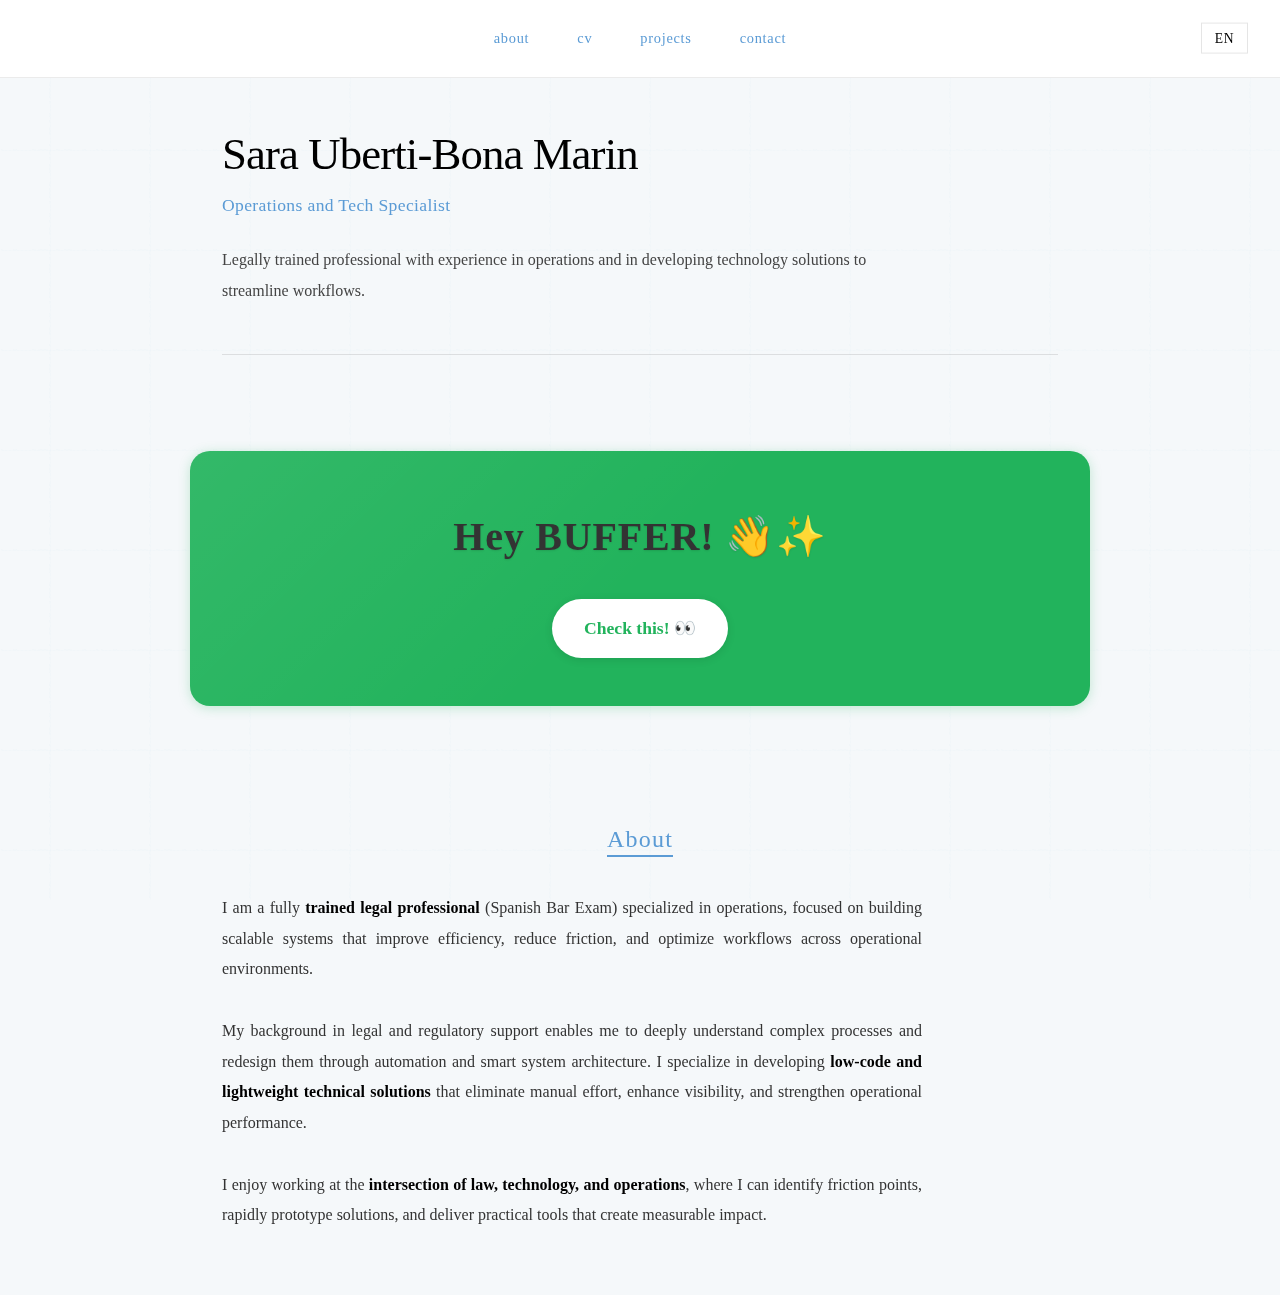
<file: index.html>
<!DOCTYPE html>
<html lang="en">
<head>
  <meta charset="UTF-8" />
  <meta name="viewport" content="width=device-width, initial-scale=1.0" />
  <title>Sara Uberti-Bona Marin – Operations and Tech Specialist</title>
  <link rel="stylesheet" href="style.css" />
</head>
<body>
  <nav class="main-nav">
    <ul>
      <li><a href="#about" class="nav-link" data-section="about">about</a></li>
      <li><a href="#cv" class="nav-link" data-section="cv">cv</a></li>
      <li><a href="#projects" class="nav-link" data-section="projects">projects</a></li>
      <li><a href="#contact" class="nav-link" data-section="contact">contact</a></li>
    </ul>
    <button class="language-toggle" id="languageToggle">EN</button>
  </nav>
  <main class="container">
    <header class="hero">
      <h1>Sara Uberti-Bona Marin</h1>
      <p class="subtitle" data-en="Operations and Tech Specialist" data-es="Especialista en Legal Operations y Legal Tech">Operations and Tech Specialist</p>
      <p class="summary" data-en="Legally trained professional with experience in operations and in developing technology solutions to streamline workflows." data-es="Profesional del derecho con experiencia en legal operations y en el desarrollo de soluciones legal tech orientadas a la automatización y optimización de procesos.">
        Legally trained professional with experience in operations and in developing technology solutions to streamline workflows.
      </p>
    </header>

    <section class="buffer-banner">
      <p class="buffer-banner-text">Hey BUFFER! 👋✨</p>
      <a href="buffer.html" target="_blank" rel="noopener noreferrer" class="buffer-cta-button" id="bufferPageLink">Check this! 👀</a>
    </section>

    <section id="about">
      <h2 data-en="About" data-es="Perfil">About</h2>
      <p data-en="I am a fully <strong>trained legal professional</strong> (Spanish Bar Exam) specialized in operations, focused on building scalable systems that improve efficiency, reduce friction, and optimize workflows across operational environments." data-es="Soy una profesional del derecho (con el examen estatal), con experiencia en legal operations, gestión del ciclo de vida contractual y soporte regulatorio, y una clara mentalidad builder enfocada en la automatización y la mejora continua de sistemas.">
        I am a fully <strong>trained legal professional</strong> (Spanish Bar Exam) specialized in operations, focused on building scalable systems that improve efficiency, reduce friction, and optimize workflows across operational environments.
      </p>
      <p data-en="My background in legal and regulatory support enables me to deeply understand complex processes and redesign them through automation and smart system architecture. I specialize in developing <strong>low-code and lightweight technical solutions</strong> that eliminate manual effort, enhance visibility, and strengthen operational performance." data-es="Combino el conocimiento jurídico con el diseño y desarrollo de soluciones low-code y herramientas técnicas ligeras que permiten simplificar flujos de trabajo, reducir tareas manuales y mejorar la eficiencia operativa del área legal. He desarrollado herramientas internas, automatizaciones y extensiones que se integran con plataformas como Jira y DocuSign, potenciando los sistemas existentes sin necesidad de sustituirlos.">
        My background in legal and regulatory support enables me to deeply understand complex processes and redesign them through automation and smart system architecture. I specialize in developing <strong>low-code and lightweight technical solutions</strong> that eliminate manual effort, enhance visibility, and strengthen operational performance.
      </p>
      <p data-en="I enjoy working at the <strong>intersection of law, technology, and operations</strong>, where I can identify friction points, rapidly prototype solutions, and deliver practical tools that create measurable impact." data-es="Me motiva trabajar en la intersección entre derecho, tecnología y operaciones, donde identifico ineficiencias, prototipo soluciones de forma ágil y construyo herramientas prácticas que generan impacto real y escalable en el día a día de los equipos.">
        I enjoy working at the <strong>intersection of law, technology, and operations</strong>, where I can identify friction points, rapidly prototype solutions, and deliver practical tools that create measurable impact.
      </p>
    </section>

    <section id="cv" class="section-hidden">
      <div class="cv-header">
        <h2 data-en="CV" data-es="CV">CV</h2>
        <button class="download-cv-button" id="downloadCV">Download CV</button>
      </div>
      <nav class="cv-index">
        <ul>
          <li><a href="#basics" class="cv-nav-link" data-en="Basics" data-es="Datos básicos">Basics</a></li>
          <li><a href="#work-experience" class="cv-nav-link" data-en="Work experience" data-es="Experiencia laboral">Work experience</a></li>
          <li><a href="#education" class="cv-nav-link" data-en="Education" data-es="Educación">Education</a></li>
          <li><a href="#skills" class="cv-nav-link" data-en="Skills" data-es="Habilidades">Skills</a></li>
          <li><a href="#languages" class="cv-nav-link" data-en="Languages" data-es="Idiomas">Languages</a></li>
        </ul>
      </nav>
      <div class="cv-content">
        <div id="basics" class="cv-card">
          <h3 data-en="Basics" data-es="Datos básicos" class="basics-title">Basics</h3>
          <div class="basics-content">
            <div class="basics-row">
              <span class="basics-label" data-en="Name:" data-es="Nombre:">Name:</span>
              <span class="basics-value" data-en="Sara (She/her)" data-es="Sara (ella/she/her)">Sara (She/her)</span>
            </div>
            <div class="basics-row">
              <span class="basics-label" data-en="Title:" data-es="Título:">Title:</span>
              <span class="basics-value" data-en="Operations Specialist • Legal OPS • Legal Engineer" data-es="Legal Operations • Paralegal • Legal Engineer">Operations Specialist • Legal OPS • Legal Engineer</span>
            </div>
            <div class="basics-row">
              <span class="basics-label" data-en="Studies:" data-es="Formación:">Studies:</span>
              <span class="basics-value" data-en="Double Major European and Spanish Law with a Masters in law and the Spanish Bar Exam" data-es="Doble Grado en Derecho Español y Derecho Europeo, Máster en Derecho y Contratación Pública y Examen de Acceso a la Abogacía (España)">Double Major European and Spanish Law with a Masters in law and the Spanish Bar Exam</span>
            </div>
            <div class="basics-row">
              <span class="basics-label" data-en="Profile:" data-es="Perfil:">Profile:</span>
              <span class="basics-value" data-en="Creative, solution-oriented legal professional with a builder mindset. Experienced in operations, legal tech, and automation <strong>(see selected <a href='#projects' class='nav-link' data-section='projects'>projects</a> for hands-on examples)</strong>." data-es="Profesional del derecho creativa y orientada a soluciones, con mentalidad builder. Experiencia en legal operations, legal tech y automatización de procesos <strong>(ver <a href='#projects' class='nav-link' data-section='projects'>proyectos seleccionados</a> para ejemplos prácticos)</strong>.">Creative, solution-oriented legal professional with a builder mindset. Experienced in operations, legal tech, and automation <strong>(see selected <a href="#projects" class="nav-link" data-section="projects">projects</a> for hands-on examples)</strong>.</span>
            </div>
          </div>
        </div>
        <div id="work-experience" class="cv-card">
          <h3 data-en="Work experience" data-es="Experiencia profesional">Work experience</h3>
          <div>
            <div class="work-experience-entry">
              <p data-en="<strong>Paralegal/Legal Ops</strong><br>Fever. Mar 2025-Now. Madrid, Spain." data-es="<strong>Paralegal / Legal Operations</strong><br>Fever · mar 2025 – actualidad · Madrid, España"><strong>Paralegal/Legal Ops</strong><br>Fever. Mar 2025-Now. Madrid, Spain.</p>
              <ul data-en="<li>Corporate legal support and entity management assistance</li><li>Daily contract triage and first-line legal review (approval vs. escalation)</li><li>Centralized storage and maintenance of legal documents and templates</li><li>Monitoring and tracking of consumer claims and legal notifications</li><li>Legal invoice tracking and coordination with finance</li><li>Legal tech administration (DocuSign, Jira, internal tools)</li><li>Design and implementation of legal process automations to improve system performance and efficiency</li>" data-es="<li>Soporte jurídico corporativo y asistencia en la gestión de entidades</li><li>Revisión diaria de contratos y triaje legal de primera línea (aprobación vs. escalado)</li><li>Centralización, mantenimiento y estandarización de documentación y plantillas legales</li><li>Seguimiento y control de reclamaciones de consumidores y notificaciones legales</li><li>Gestión y seguimiento de facturación legal en coordinación con el equipo financiero</li><li>Administración de herramientas legal tech (DocuSign, Jira y herramientas internas)</li><li>Diseño e implementación de automatizaciones de procesos legales para mejorar el rendimiento del sistema y la eficiencia operativa</li>">
                <li>Corporate legal support and entity management assistance</li>
                <li>Daily contract triage and first-line legal review (approval vs. escalation)</li>
                <li>Centralized storage and maintenance of legal documents and templates</li>
                <li>Monitoring and tracking of consumer claims and legal notifications</li>
                <li>Legal invoice tracking and coordination with finance</li>
                <li>Legal tech administration (DocuSign, Jira, internal tools)</li>
                <li>Design and implementation of legal process automations to improve system performance and efficiency</li>
              </ul>
            </div>
            <div class="work-experience-entry">
              <p data-en="<strong>Paralegal</strong><br>Despacho Villalobos. Nov 2023-Jun 2024. Granada, Spain." data-es="<strong>Paralegal</strong><br>Despacho Villalobos · nov 2023 – jun 2024 · Granada, España"><strong>Paralegal</strong><br>Despacho Villalobos. Nov 2023-Jun 2024. Granada, Spain.</p>
              <ul data-en="<li>Preparation of briefs and legal documents on real estate, urban planning and estate administration matters.</li><li>Filing of pleadings and follow-up of cases with Clients.</li><li>Preparation and filing of statutory taxes and mandatory Registry documents.</li>" data-es="<li>Preparación de escritos y documentación legal en materias de derecho inmobiliario, urbanismo y administración de herencias</li><li>Presentación de escritos procesales y seguimiento de procedimientos con clientes</li><li>Preparación y presentación de impuestos legales y documentación obligatoria ante registros públicos</li>">
                <li>Preparation of briefs and legal documents on real estate, urban planning and estate administration matters.</li>
                <li>Filing of pleadings and follow-up of cases with Clients.</li>
                <li>Preparation and filing of statutory taxes and mandatory Registry documents.</li>
              </ul>
            </div>
            <div class="work-experience-entry">
              <p data-en="<strong>Legal Clinic (Paralegal)</strong><br>Universidad Autónoma de Madrid. Mar 2021 - Jun 2023. Madrid, Spain." data-es="<strong>Clínica Jurídica (Paralegal)</strong><br>Universidad Autónoma de Madrid · mar 2021 – jun 2023 · Madrid, España"><strong>Legal Clinic (Paralegal)</strong><br>Universidad Autónoma de Madrid. Mar 2021 - Jun 2023. Madrid, Spain.</p>
              <ul data-en="<li>Crafting of documents and informational leaflets.</li><li>Assistance and study of aid for Ukrainian refugees.</li><li>Research on the aggravating circumstance of aporophobia (art. 22.4 PC).</li>" data-es="<li>Redacción de documentos y folletos informativos</li><li>Asistencia y estudio de ayudas dirigidas a personas refugiadas ucranianas</li><li>Investigación sobre la circunstancia agravante de aporofobia (art. 22.4 CP)</li>">
                <li>Crafting of documents and informational leaflets.</li>
                <li>Assistance and study of aid for Ukrainian refugees.</li>
                <li>Research on the aggravating circumstance of aporophobia (art. 22.4 PC).</li>
              </ul>
            </div>
            <div class="work-experience-entry">
              <p data-en="<strong>Student Ambassador (University Administration)</strong><br>Maastricht University. Sep 2020 - Jun 2023. Maastricht, Netherlands." data-es="<strong>Student Ambassador (Administración Universitaria)</strong><br>Maastricht University · sep 2020 – jun 2023 · Maastricht, Países Bajos"><strong>Student Ambassador (University Administration)</strong><br>Maastricht University. Sep 2020 - Jun 2023. Maastricht, Netherlands.</p>
              <ul data-en="<li>Organization of informative meetings</li><li>Presentations to groups in Spanish and English.</li><li>Coordination with other Ambassadors to fulfill schedules and deadlines.</li>" data-es="<li>Organización de sesiones informativas</li><li>Presentaciones a grupos en español e inglés</li><li>Coordinación con otros embajadores para el cumplimiento de agendas y plazos</li>">
                <li>Organization of informative meetings</li>
                <li>Presentations to groups in Spanish and English.</li>
                <li>Coordination with other Ambassadors to fulfill schedules and deadlines.</li>
              </ul>
            </div>
          </div>
        </div>
        <div id="education" class="cv-card">
          <h3 data-en="Education" data-es="Educación">Education</h3>
          <div>
            <p data-en="<strong>Master's Degree in Law and Procurement</strong><br>Universidad de Granada. 2023-2025." data-es="<strong>Máster en Derecho y Procura</strong><br>Universidad de Granada · 2023 – 2025"><strong>Master's Degree in Law and Procurement</strong><br>Universidad de Granada. 2023-2025.</p>
            <p data-en="<strong>Spanish Law</strong><br>Universidad Autónoma de Madrid. 2019-2023." data-es="<strong>Grado en Derecho (Derecho Español)</strong><br>Universidad Autónoma de Madrid · 2019 – 2023"><strong>Spanish Law</strong><br>Universidad Autónoma de Madrid. 2019-2023.</p>
            <p data-en="<strong>European Law LLB.</strong><br>Maastricht University. 2019-2023" data-es="<strong>European Law (LLB)</strong><br>Maastricht University · 2019 – 2023"><strong>European Law LLB.</strong><br>Maastricht University. 2019-2023</p>
          </div>
        </div>
        <div id="skills" class="cv-card">
          <h3 data-en="Skills" data-es="Habilidades">Skills</h3>
          <div>
            <h4 data-en="Legal Operations & Contract Management" data-es="Legal Operations y Gestión Contractual">Legal Operations & Contract Management</h4>
            <p data-en="Contract lifecycle management • Contract review & triage • NDA generation & management • Corporate entity management • Legal documentation & template management • Regulatory compliance & notifications • Consumer claims tracking" data-es="Gestión del ciclo de vida contractual • Revisión y triaje de contratos • Generación y gestión de NDAs • Gestión de entidades corporativas • Documentación y plantillas legales • Cumplimiento normativo y notificaciones • Seguimiento de reclamaciones de consumidores">Contract lifecycle management • Contract review & triage • NDA generation & management • Corporate entity management • Legal documentation & template management • Regulatory compliance & notifications • Consumer claims tracking</p>
            
            <h4 data-en="Process Automation & Workflow Optimization" data-es="Automatización de Procesos y Optimización de Flujos">Process Automation & Workflow Optimization</h4>
            <p data-en="Legal operations • Workflow automation • Document automation • Process design & optimization • Internal tooling development • System performance improvement" data-es="Legal operations • Automatización de flujos de trabajo • Automatización documental • Diseño y optimización de procesos • Desarrollo de herramientas internas • Mejora del rendimiento de sistemas">Legal operations • Workflow automation • Document automation • Process design & optimization • Internal tooling development • System performance improvement</p>
            
            <h4 data-en="Legal Technology & Tools" data-es="Legal Technology y Herramientas">Legal Technology & Tools</h4>
            <p data-en="DocuSign • Jira • Microsoft Office • Keeper • Tipalti • GitHub" data-es="DocuSign • Jira • Microsoft Office • Keeper • Tipalti • GitHub">DocuSign • Jira • Microsoft Office • Keeper • Tipalti • GitHub</p>
            
            <h4 data-en="Technical & Development" data-es="Desarrollo Técnico">Technical & Development</h4>
            <p data-en="Full-stack internal applications • Script-based automation • Workflow integrations • Chrome extension development • Low-code automation" data-es="Aplicaciones internas full-stack • Automatización mediante scripts • Integraciones de flujos de trabajo • Desarrollo de extensiones de Chrome • Automatización low-code">Full-stack internal applications • Script-based automation • Workflow integrations • Chrome extension development • Low-code automation</p>
          </div>
        </div>
        <div id="languages" class="cv-card">
          <h3 data-en="Languages" data-es="Idiomas">Languages</h3>
          <div data-en="Spanish - Native<br>Catalan - Native<br>Italian - Native<br>English - C1 Level" data-es="Español - Nativo<br>Catalán - Nativo<br>Italiano - Nativo<br>Inglés - Nivel C1">
            <p>Spanish - Native</p>
            <p>Catalan - Native</p>
            <p>Italian - Native</p>
            <p>English - C1 Level</p>
          </div>
        </div>
      </div>
    </section>

    <section id="projects" class="section-hidden">
      <div id="projects-index">
        <h2 data-en="Projects" data-es="Proyectos">Projects</h2>
        <p class="projects-description" data-en="A collection of projects showcasing my work in full stack development, automation, and integration solutions." data-es="Una selección de proyectos que muestran mi trabajo en desarrollo full-stack, automatización y soluciones de integración.">A collection of projects showcasing my work in full stack development, automation, and integration solutions.</p>
        <div class="projects-grid">
          <div class="project-card" data-project="full-stack-apps">
            <h3 data-en="Full Stack Apps" data-es="aplicaciones full-stack">Full Stack Apps</h3>
          </div>
          <div class="project-card" data-project="drive-scripts">
            <h3 data-en="Drive Scripts" data-es="Scripts en Drive">Drive Scripts</h3>
          </div>
          <div class="project-card" data-project="chrome-extensions">
            <h3 data-en="Chrome extensions" data-es="Extensiones de Chrome">Chrome extensions</h3>
          </div>
          <div class="project-card" data-project="zapier">
            <h3 data-en="Zapier" data-es="Zapier">Zapier</h3>
          </div>
        </div>
      </div>

      <div id="project-full-stack-apps" class="project-detail section-hidden">
        <button class="back-button" onclick="showProjectsIndex()" data-en="← Back to Projects" data-es="← Volver a Proyectos">← Back to Projects</button>
        <h2 data-en="Full Stack Apps" data-es="aplicaciones full-stack">Full Stack Apps</h2>
        <div class="project-detail-content project-split-layout">
          <div class="project-text-content">
            <div class="detail-section">
              <h3 data-en="Description" data-es="Descripción">Description</h3>
              <p data-en="Designed and developed a full-stack internal application to centralize, manage, and visualize all corporate entities within the organization." data-es="Diseñé y desarrollé una aplicación interna full-stack para centralizar, gestionar y visualizar todas las entidades corporativas de la organización.">Designed and developed a full-stack internal application to centralize, manage, and visualize all corporate entities within the organization.</p>
            </div>
            <div class="detail-section">
              <h3 data-en="Problem" data-es="Problema">Problem</h3>
              <p data-en="The organization lacked a reliable way to accurately represent, track, and analyze a growing number of legal entities; information was fragmented, difficult to update, and not easily searchable or visualizable." data-es="La organización no contaba con una forma fiable de representar, seguir y analizar un número creciente de entidades legales; la información estaba fragmentada, era difícil de actualizar y no resultaba fácilmente buscable ni visualizable.">The organization lacked a reliable way to accurately represent, track, and analyze a growing number of legal entities; information was fragmented, difficult to update, and not easily searchable or visualizable.</p>
            </div>
            <div class="detail-section">
              <h3 data-en="Solution" data-es="Solución">Solution</h3>
              <p data-en="Built a custom app enabling bulk data import, creation and editing of entities, advanced search and filtering, focused entity views, and exportable visual maps (PNG) to improve visibility, accuracy, and decision-making." data-es="Desarrollé una aplicación personalizada que permite la importación masiva de datos, la creación y edición de entidades, búsquedas y filtros avanzados, vistas focalizadas por entidad y la exportación de mapas visuales (PNG), mejorando la visibilidad, la precisión de la información y la toma de decisiones.">Built a custom app enabling bulk data import, creation and editing of entities, advanced search and filtering, focused entity views, and exportable visual maps (PNG) to improve visibility, accuracy, and decision-making.</p>
            </div>
          </div>
          <div class="project-video-content">
            <video controls>
              <source src="" type="video/mp4">
              Your browser does not support the video tag.
            </video>
          </div>
        </div>
      </div>

      <div id="project-drive-scripts" class="project-detail section-hidden">
        <button class="back-button" onclick="showProjectsIndex()" data-en="← Back to Projects" data-es="← Volver a Proyectos">← Back to Projects</button>
        <h2 data-en="Drive Scripts" data-es="Scripts en Drive">Drive Scripts</h2>
        <div class="project-detail-content project-split-layout">
          <div class="project-text-content">
            <div class="detail-section">
              <h3 data-en="Description" data-es="Descripción">Description</h3>
              <p data-en="Developed a script-based automation to generate NDAs dynamically based on user input, ensuring correct template selection, naming conventions, and file storage." data-es="Desarrollé una automatización basada en scripts para generar NDAs de forma dinámica a partir de inputs del usuario, garantizando la correcta selección de plantillas, la aplicación de convenciones de nomenclatura y el almacenamiento adecuado de los archivos.">Developed a script-based automation to generate NDAs dynamically based on user input, ensuring correct template selection, naming conventions, and file storage.</p>
            </div>
            <div class="detail-section">
              <h3 data-en="Problem" data-es="Problema">Problem</h3>
              <p data-en="NDA creation was a repetitive, manual process requiring multiple steps (template selection, data insertion, file naming, and folder organization), increasing time spent and risk of errors." data-es="La creación de NDAs era un proceso repetitivo y manual que requería múltiples pasos (selección de plantilla, inserción de datos, nombrado del archivo y organización en carpetas), lo que incrementaba el tiempo invertido y el riesgo de errores.">NDA creation was a repetitive, manual process requiring multiple steps (template selection, data insertion, file naming, and folder organization), increasing time spent and risk of errors.</p>
            </div>
            <div class="detail-section">
              <h3 data-en="Solution" data-es="Solución">Solution</h3>
              <p data-en="Built an automated workflow that collects key inputs, selects the appropriate NDA template, populates updated information, applies standardized naming, and saves the document in the correct directory, significantly reducing manual effort and turnaround time." data-es="Construí un flujo de trabajo automatizado que recoge la información clave, selecciona la plantilla de NDA adecuada, completa los datos actualizados, aplica una nomenclatura estandarizada y guarda el documento en el directorio correcto, reduciendo significativamente el esfuerzo manual y el tiempo de gestión.">Built an automated workflow that collects key inputs, selects the appropriate NDA template, populates updated information, applies standardized naming, and saves the document in the correct directory, significantly reducing manual effort and turnaround time.</p>
            </div>
          </div>
          <div class="project-video-content">
            <video controls>
              <source src="" type="video/mp4">
              Your browser does not support the video tag.
            </video>
          </div>
        </div>
      </div>

      <div id="project-chrome-extensions" class="project-detail section-hidden">
        <button class="back-button" onclick="showProjectsIndex()" data-en="← Back to Projects" data-es="← Volver a Proyectos">← Back to Projects</button>
        <h2 data-en="Chrome extensions" data-es="Extensiones de Chrome">Chrome extensions</h2>
        <div class="project-detail-content project-split-layout">
          <div class="project-text-content">
            <div class="detail-section">
              <h3 data-en="Description" data-es="Descripción">Description</h3>
              <p data-en="Designed and built a Chrome extension to enhance Jira ticket workflows by surfacing critical legal information and guiding correct document handling." data-es="Diseñé y desarrollé una extensión de Chrome para mejorar los flujos de trabajo de tickets en Jira, destacando información legal crítica y guiando la correcta gestión documental.">Designed and built a Chrome extension to enhance Jira ticket workflows by surfacing critical legal information and guiding correct document handling.</p>
            </div>
            <div class="detail-section">
              <h3 data-en="Problem" data-es="Problema">Problem</h3>
              <p data-en="A high volume of Jira tickets required manual review due to recurring issues such as missing information, incorrectly named documents, and conditions requiring legal pushback, resulting in slower workflows and increased risk of errors." data-es="Un alto volumen de tickets en Jira requería revisión manual debido a problemas recurrentes como información incompleta, documentos mal nombrados o situaciones que requerían revisión o pushback legal, lo que ralentizaba los flujos de trabajo y aumentaba el riesgo de errores.">A high volume of Jira tickets required manual review due to recurring issues such as missing information, incorrectly named documents, and conditions requiring legal pushback, resulting in slower workflows and increased risk of errors.</p>
            </div>
            <div class="detail-section">
              <h3 data-en="Solution" data-es="Solución">Solution</h3>
              <p data-en="Developed a custom Chrome extension that flags red issues directly within Jira tickets, highlights missing or critical information, suggests standardized document naming conventions, and surfaces counterparty details to streamline document preparation and review." data-es="Desarrollé una extensión de Chrome personalizada que identifica y resalta incidencias directamente en los tickets de Jira, señala información faltante o crítica, sugiere convenciones de nomenclatura estandarizadas y muestra datos clave de la contraparte para agilizar la preparación y revisión de documentos.">Developed a custom Chrome extension that flags red issues directly within Jira tickets, highlights missing or critical information, suggests standardized document naming conventions, and surfaces counterparty details to streamline document preparation and review.</p>
            </div>
          </div>
          <div class="project-images-content">
            <figure>
              <img src="assets/images/Chrome-extension-pt1.png" alt="Chrome extension part 1">
              <figcaption><strong>Example:</strong> Green notes are Suggestions or &ldquo;may be worth checking&rdquo; notes and Blue notes are easy access to counterparty information.</figcaption>
            </figure>
            <figure>
              <img src="assets/images/Chrome-extension-pt2.png" alt="Chrome extension part 2">
              <figcaption><strong>Example:</strong> Yellow notes are warnings for more serious issues.</figcaption>
            </figure>
          </div>
        </div>
      </div>

      <div id="project-zapier" class="project-detail section-hidden">
        <button class="back-button" onclick="showProjectsIndex()" data-en="← Back to Projects" data-es="← Volver a Proyectos">← Back to Projects</button>
        <h2 data-en="Zapier" data-es="Zapier">Zapier</h2>
        <div class="project-detail-content">
          <div class="detail-section">
            <h3 data-en="Description" data-es="Descripción">Description</h3>
            <p data-en="<span class='in-development'>(IN DEVELOPMENT)</span> End-to-end automation project focused on streamlining contract envelope creation, signature execution, and post-signature handling by integrating structured inputs, e-signature workflows, and Jira ticketing." data-es="<span class='in-development'>(EN DESARROLLO)</span> Proyecto de automatización end-to-end orientado a optimizar la creación de sobres de firma (envelopes), la ejecución de firmas electrónicas y la gestión posterior a la firma mediante la integración de inputs estructurados, flujos de firma electrónica y el sistema de tickets de Jira."><span class="in-development">(IN DEVELOPMENT)</span> End-to-end automation project focused on streamlining contract envelope creation, signature execution, and post-signature handling by integrating structured inputs, e-signature workflows, and Jira ticketing.</p>
          </div>
          <div class="detail-section">
            <h3 data-en="Problem" data-es="Problema">Problem</h3>
            <p data-en="Envelope creation is a largely manual and time-consuming process, taking up to an hour per paralegal each day. Tasks include manually entering recipients, CCs, signatories, and signature placement, as well as tracking fully executed agreements and uploading them to Jira, causing tickets to remain open longer than necessary." data-es="La creación de sobres de firma es un proceso mayoritariamente manual y costoso en tiempo, que puede ocupar hasta una hora diaria por paralegal. Incluye la introducción manual de destinatarios, copias, firmantes y posicionamiento de firmas, así como el seguimiento de acuerdos firmados y su posterior carga en Jira, provocando que los tickets permanezcan abiertos durante más tiempo del necesario.">Envelope creation is a largely manual and time-consuming process, taking up to an hour per paralegal each day. Tasks include manually entering recipients, CCs, signatories, and signature placement, as well as tracking fully executed agreements and uploading them to Jira, causing tickets to remain open longer than necessary.</p>
          </div>
          <div class="detail-section">
            <h3 data-en="Solution" data-es="Solución">Solution</h3>
            <p data-en="Designing an automated workflow that generates and validates draft envelopes from structured inputs, sends them automatically for signature, and uploads executed agreements back into Jira upon completion." data-es="Estoy diseñando un flujo de trabajo automatizado que genera y valida borradores de sobres de firma a partir de inputs estructurados, los envía automáticamente para su firma y, una vez ejecutados, sube los acuerdos firmados a Jira de forma automática, cerrando el ciclo sin necesidad de seguimiento manual.">Designing an automated workflow that generates and validates draft envelopes from structured inputs, sends them automatically for signature, and uploads executed agreements back into Jira upon completion.</p>
          </div>
        </div>
      </div>
    </section>

    <footer id="contact" class="section-hidden">
      <h2>Contact</h2>
      <div class="contact-info">
        <p>📧 Email: <a href="mailto:sarauberti@gmail.com">sarauberti@gmail.com</a> <span class="preferred">(preferred)</span></p>
        <p>💼 LinkedIn: <a href="https://linkedin.com/in/yourname" target="_blank" rel="noopener noreferrer">linkedin.com/in/yourname</a></p>
        <p>💻 GitHub: <a href="https://github.com/yourusername" target="_blank" rel="noopener noreferrer">github.com/yourusername</a></p>
      </div>
    </footer>
  </main>
  <script>
    // Fix "Check this!" link for GitHub Pages (works when site is in subfolder e.g. /portfolio/)
    document.addEventListener('DOMContentLoaded', function() {
      var bufferLink = document.getElementById('bufferPageLink');
      if (bufferLink && location.pathname) {
        var path = location.pathname;
        var base = path.endsWith('/') ? path : (path.lastIndexOf('/') > 0 ? path.substring(0, path.lastIndexOf('/') + 1) : path + '/');
        bufferLink.href = base + 'buffer.html';
      }
    });

    // Show hero, buffer banner, and About section by default
    document.addEventListener('DOMContentLoaded', function() {
      const sections = document.querySelectorAll('section, footer');
      sections.forEach(section => {
        const isAbout = section.id === 'about';
        const isBufferBanner = section.classList.contains('buffer-banner');
        if (!isAbout && !isBufferBanner) {
          section.classList.add('section-hidden');
        }
      });

      // Handle navigation clicks
      const navLinks = document.querySelectorAll('.nav-link');
      navLinks.forEach(link => {
        link.addEventListener('click', function(e) {
          e.preventDefault();
          
          const targetSection = this.getAttribute('data-section');
          const section = document.getElementById(targetSection);
          
          // Hide all sections (including buffer banner)
          sections.forEach(s => s.classList.add('section-hidden'));
          
          // Show selected section
          if (section) {
            section.classList.remove('section-hidden');
          }
          // Show buffer banner only when About is selected
          const bufferBanner = document.querySelector('.buffer-banner');
          if (bufferBanner && targetSection === 'about') {
            bufferBanner.classList.remove('section-hidden');
          }
        });
      });

      // Handle CV index navigation clicks
      const cvNavLinks = document.querySelectorAll('.cv-nav-link');
      cvNavLinks.forEach(link => {
        link.addEventListener('click', function(e) {
          e.preventDefault();
          
          const targetId = this.getAttribute('href').substring(1);
          const targetCard = document.getElementById(targetId);
          
          if (targetCard) {
            targetCard.scrollIntoView({ behavior: 'smooth', block: 'start' });
          }
        });
      });

      // Handle project card clicks
      const projectCards = document.querySelectorAll('.project-card');
      projectCards.forEach(card => {
        card.addEventListener('click', function() {
          const projectId = this.getAttribute('data-project');
          showProjectDetail(projectId);
        });
      });

      // Handle language toggle
      const languageToggle = document.getElementById('languageToggle');
      let currentLanguage = 'en';
      
      languageToggle.addEventListener('click', function() {
        currentLanguage = currentLanguage === 'en' ? 'es' : 'en';
        languageToggle.textContent = currentLanguage.toUpperCase();
        updateLanguage(currentLanguage);
      });

      // Handle CV download
      const downloadCVButton = document.getElementById('downloadCV');
      if (downloadCVButton) {
        downloadCVButton.addEventListener('click', function() {
          const link = document.createElement('a');
          link.href = 'cv.pdf';
          link.download = 'Sara_Uberti-Bona_Marin_CV.pdf';
          link.click();
        });
      }
    });

    function updateLanguage(lang) {
      // Update all elements with data-en and data-es attributes
      const allElements = document.querySelectorAll('[data-en][data-es]');
      allElements.forEach(element => {
        const text = element.getAttribute('data-' + lang);
        if (text) {
          // Check if text contains HTML tags
          if (text.includes('<') && text.includes('>')) {
            element.innerHTML = text;
          } else {
            element.textContent = text;
          }
        }
      });

      // Update download button text
      const downloadButton = document.getElementById('downloadCV');
      if (downloadButton) {
        downloadButton.textContent = lang === 'es' ? 'Descargar CV' : 'Download CV';
      }
    }

    function showProjectDetail(projectId) {
      const projectsIndex = document.getElementById('projects-index');
      const projectDetails = document.querySelectorAll('.project-detail');
      
      projectsIndex.classList.add('section-hidden');
      projectDetails.forEach(detail => detail.classList.add('section-hidden'));
      
      const targetProject = document.getElementById('project-' + projectId);
      if (targetProject) {
        targetProject.classList.remove('section-hidden');
      }
    }

    function showProjectsIndex() {
      const projectsIndex = document.getElementById('projects-index');
      const projectDetails = document.querySelectorAll('.project-detail');
      
      projectsIndex.classList.remove('section-hidden');
      projectDetails.forEach(detail => detail.classList.add('section-hidden'));
    }
  </script>
</body>
</html>
</file>
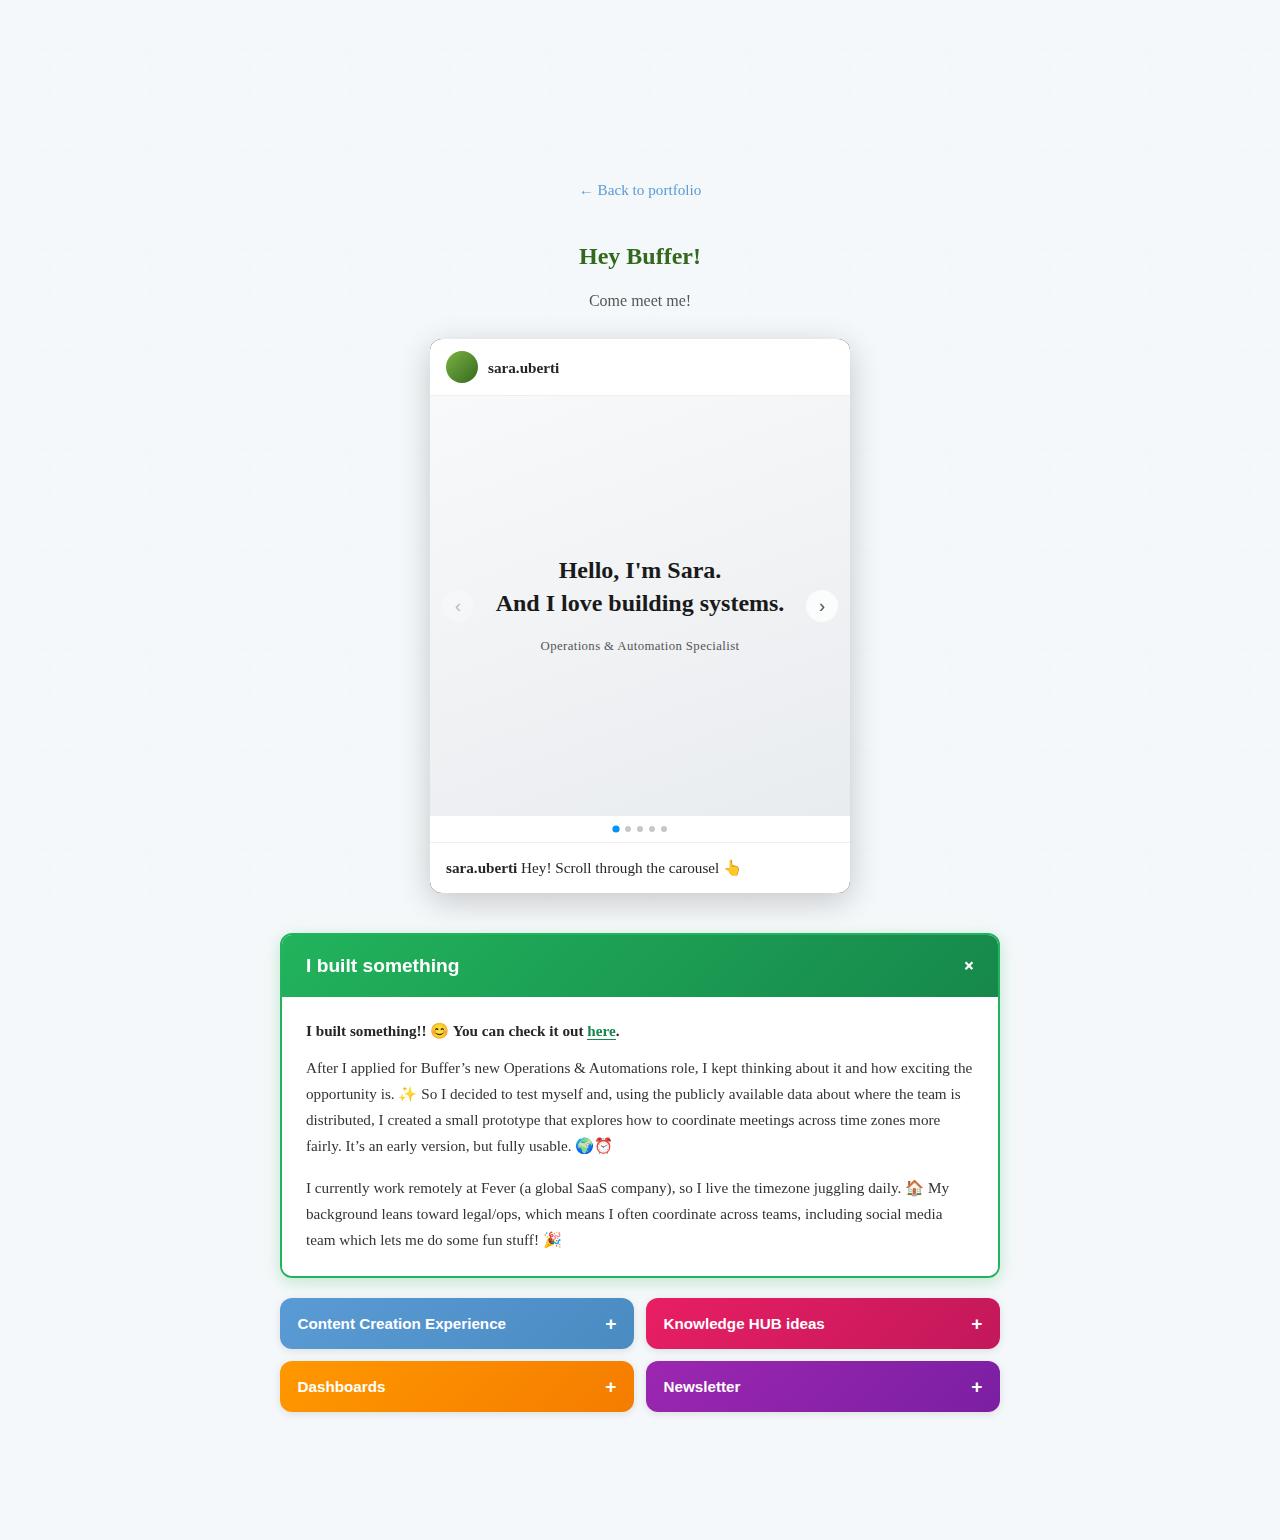
<file: buffer.html>
<!DOCTYPE html>
<html lang="en">
<head>
  <meta charset="UTF-8" />
  <meta name="viewport" content="width=device-width, initial-scale=1.0" />
  <title>Check this – Buffer</title>
  <link rel="stylesheet" href="style.css" />
  <style>
    .buffer-page {
      min-height: 100vh;
      display: flex;
      flex-direction: column;
      align-items: center;
      padding: 3rem 2rem 4rem;
    }
    .buffer-page h1 {
      font-size: 1.5rem;
      margin-bottom: 0.5rem;
      color: #33691e;
      font-weight: 600;
    }
    .buffer-page .back-link {
      display: inline-block;
      margin-bottom: 2rem;
      color: #5B9BD5;
      text-decoration: none;
      font-size: 0.95rem;
    }
    .buffer-page .back-link:hover {
      text-decoration: underline;
    }

    /* Instagram-style post frame */
    .carousel-frame {
      width: 100%;
      max-width: 420px;
      margin: 0 auto;
      background: #000;
      border-radius: 12px;
      overflow: hidden;
      box-shadow: 0 8px 32px rgba(0,0,0,0.2);
    }

    .carousel-header {
      padding: 12px 16px;
      background: #fff;
      display: flex;
      align-items: center;
      gap: 10px;
      border-bottom: 1px solid #efefef;
    }
    .carousel-header .avatar {
      width: 32px;
      height: 32px;
      border-radius: 50%;
      background: linear-gradient(135deg, #7cb342, #33691e);
    }
    .carousel-header .username {
      font-weight: 600;
      font-size: 0.95rem;
      color: #262626;
    }

    .carousel-viewport {
      position: relative;
      width: 100%;
      aspect-ratio: 1;
      overflow: hidden;
      touch-action: pan-y pinch-zoom;
    }

    .carousel-track {
      display: flex;
      width: 100%;
      height: 100%;
      transition: transform 0.35s ease-out;
    }

    .carousel-slide {
      flex: 0 0 100%;
      width: 100%;
      height: 100%;
      display: flex;
      align-items: center;
      justify-content: center;
      padding: 1.5rem;
      box-sizing: border-box;
    }
    .carousel-slide.slide-1 { background: linear-gradient(160deg, #f8f9fa 0%, #e9ecef 100%); }
    .carousel-slide.slide-2 { background: #f1f3f5; }
    .carousel-slide.slide-3 { background: linear-gradient(180deg, #e8eaed 0%, #dadce0 100%); }
    .carousel-slide.slide-4 { background: #f5f5f5; }
    .carousel-slide.slide-5 { background: linear-gradient(160deg, #eef0f2 0%, #e2e6ea 100%); }
    .slide-content {
      text-align: center;
      max-width: 320px;
      width: 100%;
    }
    .slide-content .slide-title {
      font-size: 1.35rem;
      font-weight: 700;
      color: #1a1a1a;
      line-height: 1.35;
      margin-bottom: 0.5rem;
    }
    .slide-content .slide-title-lg {
      font-size: 1.5rem;
    }
    .slide-content .slide-subtitle {
      font-size: 0.8rem;
      color: #555;
      margin-top: 1rem;
      letter-spacing: 0.03em;
    }
    .slide-content .slide-subtext {
      font-size: 0.75rem;
      color: #666;
      margin-top: 0.75rem;
      line-height: 1.4;
    }
    .slide-content .slide-list {
      list-style: none;
      padding: 0;
      margin: 0.75rem 0 0;
      font-size: 0.8rem;
      color: #444;
      line-height: 1.6;
    }
    .slide-content .slide-footer {
      font-size: 0.7rem;
      color: #666;
      margin-top: 1.25rem;
      font-style: italic;
    }
    .carousel-slide img {
      width: 100%;
      height: 100%;
      object-fit: cover;
      display: block;
      position: absolute;
      top: 0;
      left: 0;
    }

    /* Dots like Instagram multi-photo posts */
    .carousel-dots {
      display: flex;
      justify-content: center;
      gap: 6px;
      padding: 10px 0;
      background: #fff;
      border-bottom: 1px solid #efefef;
    }
    .carousel-dots span {
      width: 6px;
      height: 6px;
      border-radius: 50%;
      background: #c7c7c7;
      transition: background 0.2s, transform 0.2s;
    }
    .carousel-dots span.active {
      background: #0095f6;
      transform: scale(1.2);
    }

    /* Arrows for desktop */
    .carousel-arrow {
      position: absolute;
      top: 50%;
      transform: translateY(-50%);
      width: 32px;
      height: 32px;
      border: none;
      border-radius: 50%;
      background: rgba(255,255,255,0.9);
      color: #333;
      font-size: 18px;
      cursor: pointer;
      display: flex;
      align-items: center;
      justify-content: center;
      z-index: 2;
      transition: background 0.2s, opacity 0.2s;
      opacity: 0.85;
    }
    .carousel-arrow:hover {
      background: #fff;
      opacity: 1;
    }
    .carousel-arrow.prev { left: 12px; }
    .carousel-arrow.next { right: 12px; }
    .carousel-arrow[disabled] {
      opacity: 0.3;
      cursor: not-allowed;
    }

    .carousel-caption {
      padding: 14px 16px;
      background: #fff;
      font-size: 0.95rem;
      color: #262626;
      line-height: 1.4;
      text-align: left;
    }
    .carousel-caption strong { color: #262626; }

    /* Expandable boxes (accordion) below carousel */
    .buffer-accordion {
      max-width: 720px;
      margin-top: 2.5rem;
      width: 100%;
    }
    .accordion-box {
      border: none;
      border-radius: 12px;
      overflow: hidden;
      box-shadow: 0 2px 8px rgba(0,0,0,0.1);
      transition: transform 0.2s, box-shadow 0.2s;
    }
    .accordion-box:hover {
      box-shadow: 0 4px 14px rgba(0,0,0,0.12);
    }
    /* Hero box: I built something - pops up more, open by default */
    .accordion-box--hero {
      margin-bottom: 1.25rem;
      border: 2px solid #22b35c;
      box-shadow: 0 4px 16px rgba(34, 179, 92, 0.25);
    }
    .accordion-box--hero .accordion-trigger {
      padding: 1.25rem 1.5rem;
      font-size: 1.2rem;
      background: linear-gradient(135deg, #22b35c 0%, #16884B 100%);
      color: #fff;
    }
    .accordion-box--hero .accordion-trigger:hover {
      background: linear-gradient(135deg, #28c968 0%, #1a9a55 100%);
    }
    .accordion-box--hero .accordion-trigger::after {
      color: #fff;
    }
    .accordion-box--hero .accordion-inner {
      border-top-color: rgba(255,255,255,0.3);
      background: rgba(255,255,255,0.98);
    }
    /* 2x2 grid for the other 4 boxes */
    .accordion-grid {
      display: grid;
      grid-template-columns: 1fr 1fr;
      gap: 0.75rem;
    }
    .accordion-grid .accordion-box {
      margin-bottom: 0;
    }
    /* Colorful boxes */
    .accordion-box--c1 .accordion-trigger { background: linear-gradient(135deg, #5B9BD5 0%, #4A8BC2 100%); color: #fff; }
    .accordion-box--c1 .accordion-trigger::after { color: #fff; }
    .accordion-box--c1 .accordion-trigger:hover { background: linear-gradient(135deg, #6ba8e0 0%, #5B9BD5 100%); }
    .accordion-box--c2 .accordion-trigger { background: linear-gradient(135deg, #E91E63 0%, #C2185B 100%); color: #fff; }
    .accordion-box--c2 .accordion-trigger::after { color: #fff; }
    .accordion-box--c2 .accordion-trigger:hover { background: linear-gradient(135deg, #f06292 0%, #E91E63 100%); }
    .accordion-box--c3 .accordion-trigger { background: linear-gradient(135deg, #FF9800 0%, #F57C00 100%); color: #fff; }
    .accordion-box--c3 .accordion-trigger::after { color: #fff; }
    .accordion-box--c3 .accordion-trigger:hover { background: linear-gradient(135deg, #ffb74d 0%, #FF9800 100%); }
    .accordion-box--c4 .accordion-trigger { background: linear-gradient(135deg, #9C27B0 0%, #7B1FA2 100%); color: #fff; }
    .accordion-box--c4 .accordion-trigger::after { color: #fff; }
    .accordion-box--c4 .accordion-trigger:hover { background: linear-gradient(135deg, #ba68c8 0%, #9C27B0 100%); }
    .accordion-trigger {
      width: 100%;
      padding: 0.9rem 1.1rem;
      text-align: left;
      font-size: 0.95rem;
      font-weight: 600;
      color: #262626;
      background: #f8f9fa;
      border: none;
      cursor: pointer;
      display: flex;
      align-items: center;
      justify-content: space-between;
      transition: background 0.2s;
    }
    .accordion-trigger:hover {
      background: #eef0f2;
    }
    .accordion-trigger::after {
      content: '+';
      font-size: 1.2rem;
      color: #16884B;
      transition: transform 0.25s;
    }
    .accordion-box.is-open .accordion-trigger::after {
      transform: rotate(45deg);
    }
    .accordion-content {
      max-height: 0;
      overflow: hidden;
      transition: max-height 0.35s ease-out;
    }
    .accordion-box.is-open .accordion-content {
      max-height: 2400px;
    }
    .accordion-inner {
      padding: 1.25rem 1.5rem 1.5rem;
      border-top: 1px solid #eee;
      font-size: 0.95rem;
      line-height: 1.7;
      color: #333;
      text-align: left;
      background: #fff;
      max-width: 100%;
      min-width: 0;
    }
    .accordion-inner p {
      margin-bottom: 1rem;
    }
    .accordion-inner p:last-child {
      margin-bottom: 0;
    }
    .accordion-inner a {
      color: #16884B;
      text-decoration: none;
      border-bottom: 1px solid #16884B;
    }
    .accordion-inner a:hover {
      opacity: 0.85;
    }
    .accordion-inner .story-heading {
      font-weight: 600;
      color: #262626;
      margin-bottom: 0.75rem;
    }
    .accordion-inner .gnome-icon {
      width: 32px;
      height: 32px;
      vertical-align: middle;
      margin-left: 4px;
      image-rendering: pixelated;
      image-rendering: -moz-crisp-edges;
      image-rendering: crisp-edges;
    }
    @media (max-width: 500px) {
      .accordion-grid {
        grid-template-columns: 1fr;
      }
    }
  </style>
</head>
<body>
  <main class="container">
    <div class="buffer-page">
      <a href="index.html" class="back-link">← Back to portfolio</a>
      <h1>Hey Buffer!</h1>
      <p style="margin-bottom: 1.5rem; color: #555;">Come meet me!</p>

      <div class="carousel-frame">
        <div class="carousel-header">
          <div class="avatar"></div>
          <span class="username">sara.uberti</span>
        </div>

        <div class="carousel-viewport">
          <button type="button" class="carousel-arrow prev" id="carouselPrev" aria-label="Previous">‹</button>
          <button type="button" class="carousel-arrow next" id="carouselNext" aria-label="Next">›</button>

          <div class="carousel-track" id="carouselTrack">
            <div class="carousel-slide slide-1">
              <div class="slide-content">
                <p class="slide-title slide-title-lg">Hello, I'm Sara.<br>And I love building systems.</p>
                <p class="slide-subtitle">Operations &amp; Automation Specialist</p>
              </div>
            </div>
            <div class="carousel-slide slide-2">
              <div class="slide-content">
                <p class="slide-title">INTERNATIONAL BY DEFAULT 🌍</p>
                <p class="slide-subtitle">4 languages · 3 cities · Remote-native</p>
                <p class="slide-subtext">I think globally. I work asynchronously. I adapt fast.</p>
              </div>
            </div>
            <div class="carousel-slide slide-3">
              <div class="slide-content">
                <p class="slide-title">I work at the intersection of<br>Law × Operations × Technology</p>
                <p class="slide-subtext">I build systems.<br>I manage knowledge.<br>I reduce friction.</p>
              </div>
            </div>
            <div class="carousel-slide slide-4">
              <div class="slide-content">
                <p class="slide-title">If you need something —<br>I'm the hub.</p>
                <p class="slide-subtext">Corporate · Litigation · Vendors · Governments · HR · Finance · Cybersecurity</p>
                <p class="slide-subtext">I connect the dots so teams can move faster.</p>
              </div>
            </div>
            <div class="carousel-slide slide-5">
              <div class="slide-content">
                <p class="slide-title">I'm not shy about new challenges.<br>I prototype. I improve. I ship.</p>
                <p class="slide-subtext">And I'd love to do it at Buffer.</p>
                <p class="slide-footer">Let me show you what I can build.</p>
              </div>
            </div>
          </div>
        </div>

        <div class="carousel-dots" id="carouselDots"></div>

        <div class="carousel-caption">
          <strong>sara.uberti</strong> Hey! Scroll through the carousel 👆
        </div>
      </div>

      <div class="buffer-accordion">
        <div class="accordion-box accordion-box--hero is-open" data-accordion>
          <button type="button" class="accordion-trigger" aria-expanded="true">I built something</button>
          <div class="accordion-content">
            <div class="accordion-inner">
              <p class="story-heading">I built something!! 😊 You can check it out <a href="https://sgubm.github.io/buffer-project/" target="_blank" rel="noopener noreferrer">here</a>.</p>
              <p>After I applied for Buffer’s new Operations &amp; Automations role, I kept thinking about it and how exciting the opportunity is. ✨ So I decided to test myself and, using the publicly available data about where the team is distributed, I created a small prototype that explores how to coordinate meetings across time zones more fairly. It’s an early version, but fully usable. 🌍⏰</p>
              <p>I currently work remotely at Fever (a global SaaS company), so I live the timezone juggling daily. 🏠 My background leans toward legal/ops, which means I often coordinate across teams, including social media team which lets me do some fun stuff! 🎉</p>
            </div>
          </div>
        </div>
        <div class="accordion-grid">
          <div class="accordion-box accordion-box--c1" data-accordion>
            <button type="button" class="accordion-trigger" aria-expanded="false">Content Creation Experience</button>
            <div class="accordion-content">
              <div class="accordion-inner">
                <p>I said in my application that I do not have much experience and that is true — but I failed to say that I have tried and failed!</p>
                <p><strong>Chronologically:</strong></p>
                <ul style="margin: 0.5rem 0 1rem 1.25rem; padding: 0;">
                  <li><strong>Dr. Carsi Supongo:</strong> I opened the account at 15 trying to help my father out with content for his exposition (created an Instagram, email, etc.).</li>
                  <li><strong>Vecinasdemaastricht</strong> — was an Instagram page where I shared my adventures with my roommate (sadly the profile was lost).</li>
                  <li><strong>Planutasconlasutas</strong> — a shared Instagram where me and my friends post about events that we organize!</li>
                  <li>And lastly, I work at Fever that owns Secret Media Network, so you can actually find me in their latest video <a href="https://www.tiktok.com/@madrid_secreto?_r=1&_t=ZN-94IuHlSZYla" target="_blank" rel="noopener noreferrer">opening some candy</a>.</li>
                </ul>
              </div>
            </div>
          </div>
          <div class="accordion-box accordion-box--c2" data-accordion>
            <button type="button" class="accordion-trigger" aria-expanded="false">Knowledge HUB ideas</button>
            <div class="accordion-content">
              <div class="accordion-inner">
                <p><strong>1. Governance &amp; Structure</strong><br>Organizing what gets documented, where it lives (Notion/Drive Indexed), and a clear naming system.</p>
                <p>2. Smart contribution Automation/gamification<br>for a submission flow that saves document, renames it and adds to index (maybe a nice library gnome). <img src="gnome.png" alt="Library gnome" class="gnome-icon" /></p>
                <p><strong>3. AI Library style</strong><br>Use agentic power to FIND documents easily, chat to ask what you need. (Again… maybe ask a nice gnome <img src="gnome.png" alt="Library gnome" class="gnome-icon" />)</p>
              </div>
            </div>
          </div>
          <div class="accordion-box accordion-box--c3" data-accordion>
            <button type="button" class="accordion-trigger" aria-expanded="false">Dashboards</button>
            <div class="accordion-content">
              <div class="accordion-inner">
                <p><strong>Data, data, data!</strong></p>
                <p><strong>Two big blocks:</strong></p>
                <p><strong>Work</strong></p>
                <ul style="margin: 0.25rem 0 1rem 1.25rem;">
                  <li>Where do we dedicate most time (Volume)</li>
                  <li>What tasks take us longer (pain point)</li>
                  <li>How many new docs/new edits (knowledge increase data)</li>
                  <li>etc.</li>
                </ul>
                <p><strong>Benefits</strong></p>
                <ul style="margin: 0.25rem 0 1rem 1.25rem;">
                  <li>Vacations</li>
                  <li>Books</li>
                  <li>Meeting Hours</li>
                  <li>Healthcare</li>
                  <li>And more!</li>
                </ul>
              </div>
            </div>
          </div>
          <div class="accordion-box accordion-box--c4" data-accordion>
            <button type="button" class="accordion-trigger" aria-expanded="false">Newsletter</button>
            <div class="accordion-content">
              <div class="accordion-inner">
                <p><strong>1. Something old</strong><br>Revisit key knowledge to strengthen retention and keep us sharp! (spaced repetition)</p>
                <p><strong>2. Something new</strong><br>What is new in our knowledge hub! What are we excited about!</p>
                <p><strong>3. Something borrowed</strong><br>What Bufferoos recommend! Prompt for music and/or books so we can share some recs.</p>
                <p style="margin-left:1rem;"><em>E.g.</em></p>
                <ul style="margin:0.25rem 0 1rem 1.25rem;">
                  <li>The sun is shining and I'm having a beer with friends</li>
                  <li>You are the villain but no one knows what you have done yet</li>
                  <li>History repeats itself</li>
                </ul>
                <p><strong>4. Something </strong><span style="text-decoration: line-through;">blue</span><strong> TikTok —</strong> Three trends to try! Internally, or for your profiles or to write about!</p>
                <p style="margin-left:1rem;"><em>E.g.</em></p>
                <p style="margin-left:1rem;"><strong>a.</strong> Optimist: The glass is half full. The pessimist: The glass is half empty. <strong>The Bufferoos:</strong> The glass is transparent 👏👏 — or any observation on teammates/Buffer!</p>
                <p style="margin-left:1rem;"><strong>b.</strong> The &ldquo;I need sunshine&rdquo; — Show next trips, favorite vacation spots or for Bufferoos who live in the other hemisphere and are seeing the cold approach, make it ironic! (sunshine = fireplace)</p>
                <p style="margin-left:1rem;"><strong>c.</strong> My nervous system thinking a lion is chasing me when I have just .... — started a new job! or found a bug!</p>
                <p>And lastly, there is no bouquet tossing….but it is always open to suggestions! So there would be a newsletter mailbox! 📬</p>
              </div>
            </div>
          </div>
        </div>
      </div>
    </div>
  </main>

  <script>
    (function() {
      const track = document.getElementById('carouselTrack');
      const dotsContainer = document.getElementById('carouselDots');
      const prevBtn = document.getElementById('carouselPrev');
      const nextBtn = document.getElementById('carouselNext');
      const slides = track.querySelectorAll('.carousel-slide');
      const total = slides.length;
      let index = 0;

      function updateCarousel() {
        track.style.transform = 'translateX(-' + (index * 100) + '%)';
        prevBtn.disabled = index === 0;
        nextBtn.disabled = index === total - 1;
        dotsContainer.querySelectorAll('span').forEach((dot, i) => {
          dot.classList.toggle('active', i === index);
        });
      }

      for (let i = 0; i < total; i++) {
        const dot = document.createElement('span');
        dot.setAttribute('role', 'button');
        dot.setAttribute('aria-label', 'Go to slide ' + (i + 1));
        if (i === 0) dot.classList.add('active');
        dot.addEventListener('click', function() {
          index = i;
          updateCarousel();
        });
        dotsContainer.appendChild(dot);
      }

      prevBtn.addEventListener('click', function() {
        if (index > 0) {
          index--;
          updateCarousel();
        }
      });
      nextBtn.addEventListener('click', function() {
        if (index < total - 1) {
          index++;
          updateCarousel();
        }
      });

      let touchStartX = 0;
      let touchEndX = 0;
      track.parentElement.addEventListener('touchstart', function(e) {
        touchStartX = e.changedTouches[0].screenX;
      }, { passive: true });
      track.parentElement.addEventListener('touchend', function(e) {
        touchEndX = e.changedTouches[0].screenX;
        var diff = touchStartX - touchEndX;
        if (Math.abs(diff) > 50) {
          if (diff > 0 && index < total - 1) {
            index++;
            updateCarousel();
          } else if (diff < 0 && index > 0) {
            index--;
            updateCarousel();
          }
        }
      }, { passive: true });

      updateCarousel();
    })();

    // Expandable boxes: click to open/close
    document.querySelectorAll('[data-accordion]').forEach(function(box) {
      var trigger = box.querySelector('.accordion-trigger');
      trigger.addEventListener('click', function() {
        var isOpen = box.classList.contains('is-open');
        if (isOpen) {
          box.classList.remove('is-open');
          trigger.setAttribute('aria-expanded', 'false');
        } else {
          box.classList.add('is-open');
          trigger.setAttribute('aria-expanded', 'true');
        }
      });
    });
  </script>
</body>
</html>
</file>
<file: style.css>
* {
  margin: 0;
  padding: 0;
  box-sizing: border-box;
}

body {
  font-family: 'Georgia', 'Times New Roman', serif;
  background: #f5f8fa;
  color: #000000;
  line-height: 1.8;
  font-size: 16px;
  -webkit-font-smoothing: antialiased;
  -moz-osx-font-smoothing: grayscale;
  position: relative;
}

body::before {
  content: '';
  position: fixed;
  top: 0;
  left: 0;
  width: 100%;
  height: 100%;
  background-image: 
    url("data:image/svg+xml,%3Csvg width='100' height='100' xmlns='http://www.w3.org/2000/svg'%3E%3Cdefs%3E%3Cfilter id='rough'%3E%3CfeTurbulence baseFrequency='0.08' numOctaves='2' result='noise'/%3E%3CfeDisplacementMap in='SourceGraphic' in2='noise' scale='1.5'/%3E%3C/filter%3E%3C/defs%3E%3Cpath d='M 0,50 Q 1,49 2,50 Q 3,51 4,50 Q 5,49 6,50 Q 7,51 8,50 Q 9,49 10,50 Q 11,51 12,50 Q 13,49 14,50 Q 15,51 16,50 Q 17,49 18,50 Q 19,51 20,50 Q 21,49 22,50 Q 23,51 24,50 Q 25,49 26,50 Q 27,51 28,50 Q 29,49 30,50 Q 31,51 32,50 Q 33,49 34,50 Q 35,51 36,50 Q 37,49 38,50 Q 39,51 40,50 Q 41,49 42,50 Q 43,51 44,50 Q 45,49 46,50 Q 47,51 48,50 Q 49,49 50,50 Q 51,51 52,50 Q 53,49 54,50 Q 55,51 56,50 Q 57,49 58,50 Q 59,51 60,50 Q 61,49 62,50 Q 63,51 64,50 Q 65,49 66,50 Q 67,51 68,50 Q 69,49 70,50 Q 71,51 72,50 Q 73,49 74,50 Q 75,51 76,50 Q 77,49 78,50 Q 79,51 80,50 Q 81,49 82,50 Q 83,51 84,50 Q 85,49 86,50 Q 87,51 88,50 Q 89,49 90,50 Q 91,51 92,50 Q 93,49 94,50 Q 95,51 96,50 Q 97,49 98,50 Q 99,51 100,50' stroke='rgba(173, 216, 230, 0.25)' stroke-width='0.4' fill='none' filter='url(%23rough)'/%3E%3Cpath d='M 50,0 Q 49,1 50,2 Q 51,3 50,4 Q 49,5 50,6 Q 51,7 50,8 Q 49,9 50,10 Q 51,11 50,12 Q 49,13 50,14 Q 51,15 50,16 Q 49,17 50,18 Q 51,19 50,20 Q 49,21 50,22 Q 51,23 50,24 Q 49,25 50,26 Q 51,27 50,28 Q 49,29 50,30 Q 51,31 50,32 Q 49,33 50,34 Q 51,35 50,36 Q 49,37 50,38 Q 51,39 50,40 Q 49,41 50,42 Q 51,43 50,44 Q 49,45 50,46 Q 51,47 50,48 Q 49,49 50,50 Q 51,51 50,52 Q 49,53 50,54 Q 51,55 50,56 Q 49,57 50,58 Q 51,59 50,60 Q 49,61 50,62 Q 51,63 50,64 Q 49,65 50,66 Q 51,67 50,68 Q 49,69 50,70 Q 51,71 50,72 Q 49,73 50,74 Q 51,75 50,76 Q 49,77 50,78 Q 51,79 50,80 Q 49,81 50,82 Q 51,83 50,84 Q 49,85 50,86 Q 51,87 50,88 Q 49,89 50,90 Q 51,91 50,92 Q 49,93 50,94 Q 51,95 50,96 Q 49,97 50,98 Q 51,99 50,100' stroke='rgba(173, 216, 230, 0.25)' stroke-width='0.4' fill='none' filter='url(%23rough)'/%3E%3C/svg%3E");
  background-size: 100px 100px;
  opacity: 0.6;
  pointer-events: none;
  z-index: -1;
}

.main-nav {
  position: fixed;
  top: 0;
  left: 0;
  right: 0;
  background: rgba(255, 255, 255, 0.95);
  backdrop-filter: blur(10px);
  border-bottom: 1px solid rgba(0, 0, 0, 0.08);
  z-index: 1000;
  padding: 1.5rem 0;
  display: flex;
  justify-content: center;
  align-items: center;
}

.main-nav ul {
  list-style: none;
  display: flex;
  justify-content: center;
  gap: 3rem;
  max-width: 1200px;
  margin: 0 auto;
  padding: 0 2rem;
  flex: 1;
}

.main-nav a {
  color: #5B9BD5;
  text-decoration: none;
  font-size: 0.9rem;
  text-transform: lowercase;
  letter-spacing: 0.05em;
  transition: opacity 0.3s ease;
  position: relative;
}

.main-nav a:hover {
  opacity: 0.6;
}

.main-nav a::after {
  content: '';
  position: absolute;
  bottom: -4px;
  left: 0;
  width: 0;
  height: 1px;
  background: #5B9BD5;
  transition: width 0.3s ease;
}

.main-nav a:hover::after {
  width: 100%;
}

.language-toggle {
  position: absolute;
  right: 2rem;
  top: 50%;
  transform: translateY(-50%);
  background: none;
  border: 1px solid rgba(0, 0, 0, 0.1);
  color: #000000;
  font-size: 0.85rem;
  padding: 0.4rem 0.8rem;
  cursor: pointer;
  text-transform: uppercase;
  letter-spacing: 0.05em;
  transition: all 0.3s ease;
  font-family: 'Georgia', 'Times New Roman', serif;
}

.language-toggle:hover {
  border-color: rgba(0, 0, 0, 0.3);
  opacity: 0.8;
}

.container {
  max-width: 900px;
  margin: 0 auto;
  padding: 8rem 2rem 4rem;
}

.hero {
  margin-bottom: 6rem;
  padding-bottom: 3rem;
  border-bottom: 1px solid rgba(0, 0, 0, 0.1);
}

/* Buffer-style banner – green and rounded aesthetic inspired by buffer.com */
.buffer-banner {
  background: #22b35c;
  color: #fff;
  text-align: center;
  padding: 3rem 2rem;
  margin: 0 -2rem 4rem;
  border-radius: 20px;
  box-shadow: 0 2px 12px rgba(34, 179, 92, 0.25);
  position: relative;
  overflow: hidden;
  display: flex;
  flex-direction: column;
  align-items: center;
  justify-content: center;
}

.buffer-banner::before {
  content: '';
  position: absolute;
  top: 0;
  left: 0;
  right: 0;
  bottom: 0;
  background: linear-gradient(135deg, rgba(255,255,255,0.08) 0%, transparent 50%);
  pointer-events: none;
}

.buffer-banner-text {
  font-size: 2.5rem;
  font-weight: 600;
  letter-spacing: 0.02em;
  margin-bottom: 1.5rem;
  text-shadow: 0 1px 2px rgba(0, 0, 0, 0.1);
  position: relative;
  text-align: center;
  width: 100%;
}

.buffer-cta-button {
  display: inline-block;
  background: #fff;
  color: #22b35c;
  font-size: 1.1rem;
  font-weight: 600;
  padding: 0.85rem 2rem;
  border-radius: 9999px;
  text-decoration: none;
  border: none;
  box-shadow: 0 2px 8px rgba(0, 0, 0, 0.1);
  transition: transform 0.2s ease, box-shadow 0.2s ease, background 0.2s ease;
  position: relative;
}

.buffer-cta-button:hover {
  transform: translateY(-1px);
  box-shadow: 0 4px 14px rgba(0, 0, 0, 0.12);
  background: #f7f7f7;
}

.hero h1 {
  font-size: 2.8rem;
  font-weight: 400;
  margin-bottom: 0.5rem;
  letter-spacing: -0.02em;
  line-height: 1.2;
}

.subtitle {
  font-size: 1.1rem;
  font-weight: 400;
  color: #5B9BD5;
  margin-bottom: 1.5rem;
  letter-spacing: 0.02em;
}

.summary {
  margin-top: 1.5rem;
  max-width: 650px;
  font-size: 1rem;
  color: #444444;
  line-height: 1.9;
}

section {
  margin-top: 5rem;
  padding-top: 2rem;
}

.section-hidden {
  display: none;
}

h2 {
  font-size: 1.5rem;
  font-weight: 400;
  margin-bottom: 2rem;
  letter-spacing: 0.05em;
  text-transform: capitalize;
  color: #5B9BD5;
}

section p {
  font-size: 1rem;
  color: #333333;
  line-height: 1.9;
  max-width: 700px;
  margin-bottom: 1.5rem;
}

#about h2 {
  text-align: center;
  text-decoration: underline;
  text-decoration-color: #5B9BD5;
  text-underline-offset: 0.5rem;
}

#about p {
  margin-bottom: 2rem;
  line-height: 1.9;
  text-align: justify;
}

#about p:last-child {
  margin-bottom: 0;
}

section p strong {
  font-weight: 600;
  color: #000000;
}

.projects-description {
  font-size: 1rem;
  color: #666666;
  margin-bottom: 2rem;
  max-width: 700px;
}

section ul {
  list-style: none;
  padding-left: 0;
}

section ul li {
  font-size: 1rem;
  color: #333333;
  line-height: 2;
  padding-left: 1.5rem;
  position: relative;
}

section ul li::before {
  content: '—';
  position: absolute;
  left: 0;
  color: #666666;
}

.projects-grid {
  display: grid;
  grid-template-columns: repeat(2, 1fr);
  gap: 2rem;
  margin-top: 2rem;
}

.project-card {
  padding: 2rem;
  border: 1px solid #4A8BC2;
  transition: all 0.3s ease;
  background: #ffffff;
  cursor: pointer;
}

.project-card:hover {
  border-color: #3A7BA8;
  transform: translateY(-2px);
}

.project-card h3 {
  font-size: 1.2rem;
  font-weight: 400;
  margin: 0;
  letter-spacing: 0.05em;
  text-transform: capitalize;
  color: #000000;
}

.project-detail {
  margin-top: 0;
}

.back-button {
  background: none;
  border: none;
  color: #000000;
  font-size: 0.9rem;
  cursor: pointer;
  padding: 0.5rem 0;
  margin-bottom: 2rem;
  text-transform: lowercase;
  letter-spacing: 0.05em;
  transition: opacity 0.3s ease;
  font-family: 'Georgia', 'Times New Roman', serif;
}

.back-button:hover {
  opacity: 0.6;
}

.project-detail-content {
  display: flex;
  flex-direction: column;
  gap: 3rem;
  margin-top: 2rem;
}

.project-split-layout {
  display: grid;
  grid-template-columns: 1fr 1fr;
  gap: 3rem;
  align-items: start;
}

.project-text-content {
  display: flex;
  flex-direction: column;
  gap: 3rem;
}

.project-video-content {
  position: sticky;
  top: 2rem;
}

.project-video-content video {
  width: 100%;
  height: auto;
  border: 1px solid rgba(0, 0, 0, 0.1);
  background: #000000;
}

.project-images-content {
  position: sticky;
  top: 2rem;
  display: flex;
  flex-direction: column;
  gap: 1.5rem;
}

.project-images-content img {
  width: 100%;
  height: auto;
  border: 1px solid rgba(0, 0, 0, 0.1);
  background: #ffffff;
}

.detail-section {
  padding: 2rem 0;
  border-bottom: 1px solid rgba(0, 0, 0, 0.1);
}

.detail-section:last-child {
  border-bottom: none;
}

.detail-section h3 {
  font-size: 1.1rem;
  font-weight: 400;
  margin-bottom: 1rem;
  letter-spacing: 0.05em;
  text-transform: capitalize;
  color: #000000;
}

.detail-section p {
  font-size: 1rem;
  color: #333333;
  line-height: 1.9;
  max-width: 100%;
}

.in-development {
  color: #d32f2f;
  font-weight: 500;
}

.cv-header {
  display: flex;
  justify-content: space-between;
  align-items: center;
  margin-bottom: 2rem;
}

.download-cv-button {
  background: #5B9BD5;
  color: #ffffff;
  border: 1px solid #5B9BD5;
  padding: 0.6rem 1.2rem;
  font-size: 0.85rem;
  text-transform: lowercase;
  letter-spacing: 0.05em;
  cursor: pointer;
  transition: all 0.3s ease;
  font-family: 'Georgia', 'Times New Roman', serif;
}

.download-cv-button:hover {
  background: #4A8BC2;
  border-color: #4A8BC2;
}

.cv-index {
  margin-bottom: 3rem;
  padding-bottom: 1.5rem;
  border-bottom: 1px solid rgba(0, 0, 0, 0.1);
}

.cv-index ul {
  list-style: none;
  display: flex;
  flex-wrap: wrap;
  gap: 1.5rem;
  justify-content: center;
  padding: 0;
}

.cv-index a {
  font-size: 0.85rem;
  color: #5B9BD5;
  text-decoration: none;
  text-transform: lowercase;
  letter-spacing: 0.05em;
  transition: color 0.3s ease;
  position: relative;
}

.cv-index a:hover {
  color: #4A8BC2;
}

.cv-index a::after {
  content: '';
  position: absolute;
  bottom: -4px;
  left: 0;
  width: 0;
  height: 1px;
  background: #5B9BD5;
  transition: width 0.3s ease;
}

.cv-index a:hover::after {
  width: 100%;
}

.cv-content {
  display: flex;
  flex-direction: column;
  gap: 2rem;
}

.cv-card {
  padding: 2.5rem;
  border: 1px solid rgba(0, 0, 0, 0.1);
  background: #ffffff;
  scroll-margin-top: 2rem;
}

.cv-card h3 {
  font-size: 1.3rem;
  font-weight: 400;
  margin-bottom: 1.5rem;
  letter-spacing: 0.05em;
  text-transform: capitalize;
  color: #5B9BD5;
}

.cv-card h4 {
  font-size: 1.1rem;
  font-weight: 400;
  margin-top: 1.5rem;
  margin-bottom: 0.5rem;
  letter-spacing: 0.05em;
  text-transform: capitalize;
  color: #5B9BD5;
}

.cv-card h4:first-child {
  margin-top: 0;
}

.cv-card p {
  font-size: 1rem;
  color: #333333;
  line-height: 1.9;
  max-width: 100%;
  margin-bottom: 1rem;
}

.basics-title {
  color: #4A8BC2;
  margin-bottom: 1.5rem;
}

.basics-content {
  display: flex;
  flex-direction: column;
  gap: 1rem;
}

.basics-row {
  display: grid;
  grid-template-columns: 120px 1fr;
  gap: 1.5rem;
  align-items: start;
}

.basics-label {
  font-weight: 600;
  color: #000000;
  font-size: 1rem;
}

.basics-value {
  color: #333333;
  line-height: 1.9;
  font-size: 1rem;
}

.basics-value strong {
  font-weight: 600;
  color: #000000;
}

.basics-value a {
  color: #5B9BD5;
  text-decoration: underline;
  text-decoration-color: rgba(91, 155, 213, 0.3);
  transition: text-decoration-color 0.3s ease;
}

.basics-value a:hover {
  text-decoration-color: rgba(91, 155, 213, 0.6);
}

.work-experience-entry {
  padding-bottom: 2rem;
  margin-bottom: 2rem;
  border-bottom: 1px solid #5B9BD5;
}

.work-experience-entry:last-child {
  border-bottom: none;
  margin-bottom: 0;
  padding-bottom: 0;
}

footer {
  margin-top: 6rem;
  padding-top: 3rem;
  border-top: 1px solid rgba(0, 0, 0, 0.1);
  text-align: center;
  font-size: 0.9rem;
  color: #666666;
  letter-spacing: 0.1em;
}

footer h2 {
  margin-bottom: 2rem;
}

footer p {
  max-width: none;
}

.contact-info {
  max-width: 600px;
  margin: 0 auto 3rem;
  text-align: left;
  font-size: 1rem;
  line-height: 2;
}

.contact-info p {
  margin-bottom: 0.5rem;
  color: #333333;
}

.contact-info a {
  color: #000000;
  text-decoration: underline;
  text-decoration-color: rgba(0, 0, 0, 0.3);
  transition: text-decoration-color 0.3s ease;
}

.contact-info a:hover {
  text-decoration-color: rgba(0, 0, 0, 0.6);
}

.preferred {
  font-size: 0.85rem;
  color: #666666;
  font-style: italic;
}

.contact-form {
  max-width: 600px;
  margin: 2rem auto 0;
  text-align: left;
}

.form-group {
  margin-bottom: 1.5rem;
}

.form-group label {
  display: block;
  font-size: 0.9rem;
  color: #333333;
  margin-bottom: 0.5rem;
  text-transform: lowercase;
  letter-spacing: 0.05em;
}

.form-group input,
.form-group textarea {
  width: 100%;
  padding: 0.75rem;
  border: 1px solid rgba(0, 0, 0, 0.1);
  background: #ffffff;
  font-family: 'Georgia', 'Times New Roman', serif;
  font-size: 1rem;
  color: #000000;
  line-height: 1.6;
  transition: border-color 0.3s ease;
}

.form-group input:focus,
.form-group textarea:focus {
  outline: none;
  border-color: rgba(0, 0, 0, 0.3);
}

.form-group textarea {
  resize: vertical;
  min-height: 120px;
}

.submit-button {
  background: #000000;
  color: #ffffff;
  border: 1px solid #000000;
  padding: 0.75rem 2rem;
  font-size: 0.9rem;
  text-transform: lowercase;
  letter-spacing: 0.05em;
  cursor: pointer;
  transition: all 0.3s ease;
  font-family: 'Georgia', 'Times New Roman', serif;
}

.submit-button:hover {
  background: #333333;
  border-color: #333333;
}

.submit-button:disabled {
  opacity: 0.6;
  cursor: not-allowed;
}

.form-status {
  margin-top: 1rem;
  padding: 0.75rem;
  font-size: 0.9rem;
  text-align: center;
}

.form-status.success {
  color: #2e7d32;
  background: rgba(46, 125, 50, 0.1);
  border: 1px solid rgba(46, 125, 50, 0.3);
}

.form-status.error {
  color: #d32f2f;
  background: rgba(211, 47, 47, 0.1);
  border: 1px solid rgba(211, 47, 47, 0.3);
}

a {
  color: #000000;
  text-decoration: none;
  transition: opacity 0.3s ease;
}

a:hover {
  opacity: 0.6;
}

@media (max-width: 768px) {
  .buffer-banner {
    margin-left: -1.5rem;
    margin-right: -1.5rem;
    padding: 2rem 1rem;
    border-radius: 16px;
  }
  .buffer-banner-text {
    font-size: 1.8rem;
  }
  .buffer-cta-button {
    padding: 0.75rem 1.5rem;
    font-size: 1rem;
  }
  .main-nav ul {
    gap: 1.5rem;
    padding: 0 1rem;
    flex-wrap: wrap;
  }

  .main-nav a {
    font-size: 0.85rem;
  }

  .language-toggle {
    right: 1rem;
    font-size: 0.75rem;
    padding: 0.3rem 0.6rem;
  }

  .container {
    padding: 6rem 1.5rem 3rem;
  }

  .hero h1 {
    font-size: 2.5rem;
  }

  .subtitle {
    font-size: 1rem;
  }

  section {
    margin-top: 4rem;
  }

  h2 {
    font-size: 1.3rem;
  }

  .projects-grid {
    grid-template-columns: 1fr;
    gap: 1.5rem;
  }

  .project-card {
    padding: 1.5rem;
  }

  .project-detail-content {
    gap: 2rem;
  }

  .project-split-layout {
    grid-template-columns: 1fr;
    gap: 2rem;
  }

  .project-video-content {
    position: static;
  }

  .project-images-content {
    position: static;
    gap: 1rem;
  }

  .detail-section {
    padding: 1.5rem 0;
  }

  .cv-index ul {
    gap: 1rem;
  }

  .cv-index a {
    font-size: 0.8rem;
  }

  .cv-header {
    flex-direction: column;
    align-items: flex-start;
    gap: 1rem;
  }

  .download-cv-button {
    width: 100%;
    text-align: center;
  }

  .cv-card {
    padding: 1.5rem;
  }

  .basics-row {
    grid-template-columns: 1fr;
    gap: 0.5rem;
  }

  .basics-label {
    margin-bottom: 0.25rem;
  }

  .contact-info {
    max-width: 100%;
    padding: 0 1rem;
    margin-bottom: 2rem;
  }

  .contact-form {
    max-width: 100%;
    padding: 0 1rem;
  }

  .form-group {
    margin-bottom: 1.25rem;
  }

  .submit-button {
    width: 100%;
    padding: 0.875rem 2rem;
  }
}
</file>
